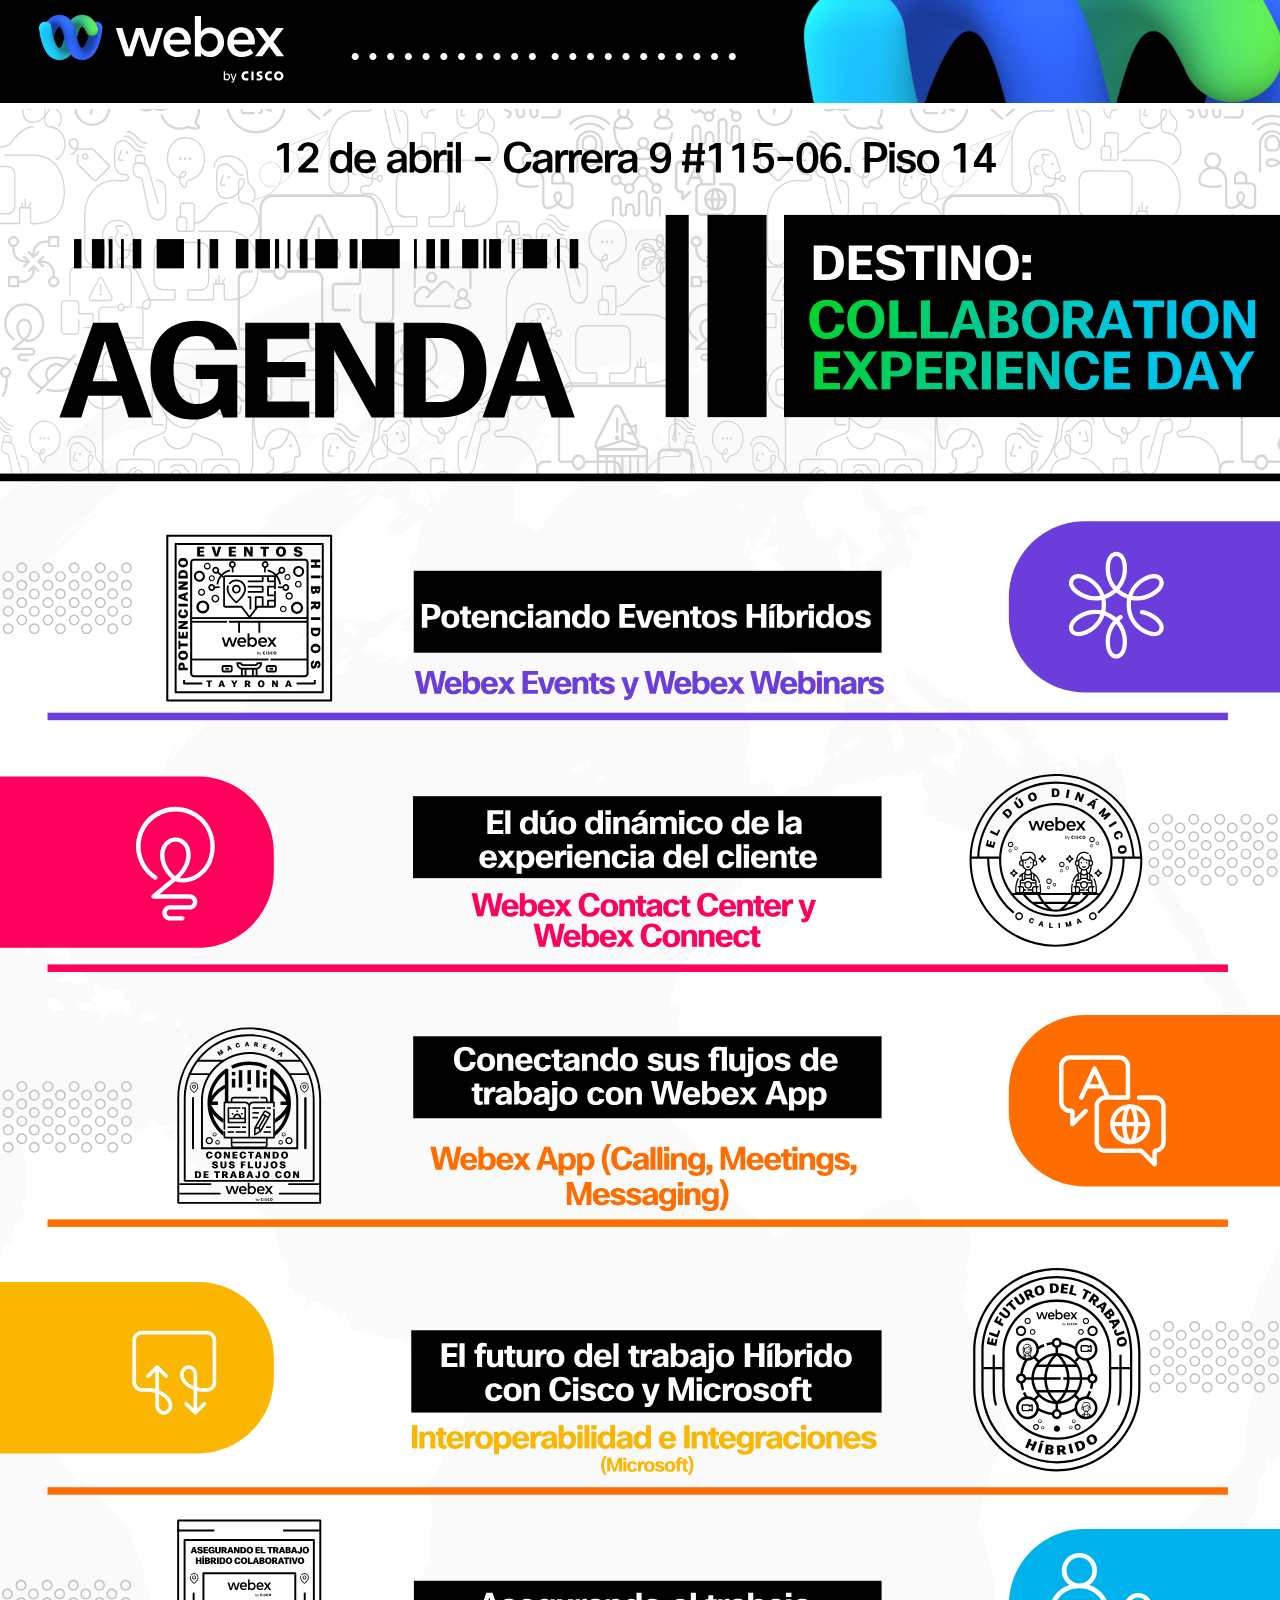
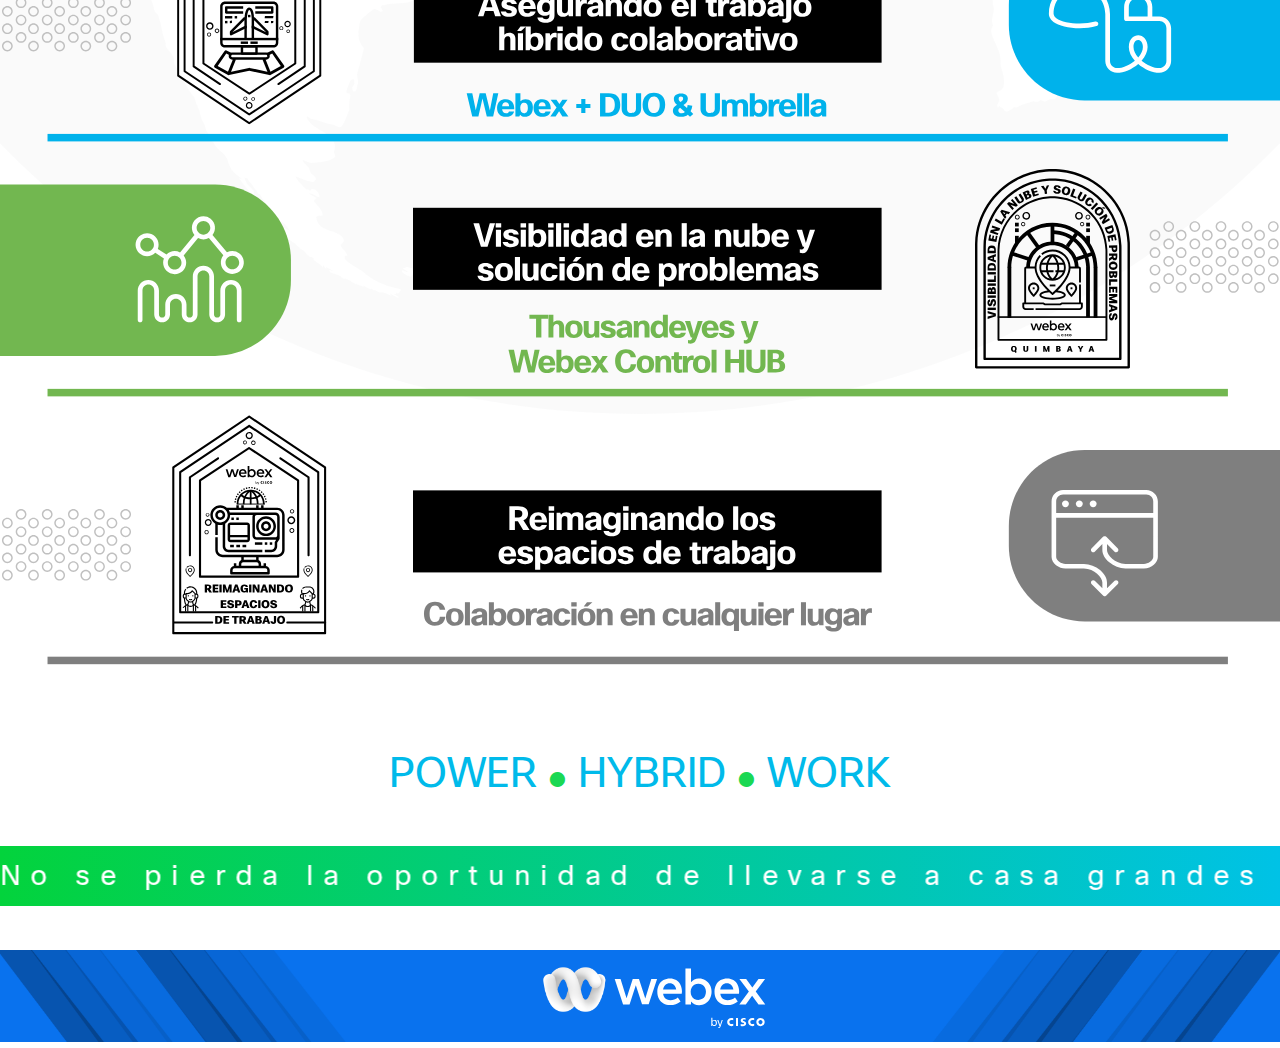
<file: HTML/Agenda.html>
<!doctype html>
<html lang="es-CO">
   <head>
      <meta charset="utf-8">
      <meta name="viewport" content="width=device-width,initial-scale=1.0">
      <title>Cisco Experience Day 2023</title>
      <link rel="stylesheet" href="../css/StyleSheet.css">
      <link rel="icon" type="image/x-icon" href="../Images/Favicon.png">
   </head>
   <body>
      <div class="Header">
         <img class="BannerFullWidth" src="../Images/BannerInicial.svg" />
     
      </div>
      <img class="BannerFullWidth" src="../Images/AgendaNew.svg" />

      <br>
      <br><br>
      <br>
      <div class="FranjaTexto">POWER <span class="PuntoVerde">●</span> HYBRID <span class="PuntoVerde">●</span> WORK</div>
      <br>
     
      <br>
      <div class="Footer">
         <div class="marquee">
            <div class="track">
               <div class="content">No se pierda la oportunidad de llevarse a casa grandes premios ● No se pierda la oportunidad de llevarse a casa grandes premios ● No se pierda la oportunidad de llevarse a casa grandes premios ● No se pierda la oportunidad de llevarse a casa grandes premios ● No se pierda la oportunidad de llevarse a casa grandes premios ● No se pierda la oportunidad de llevarse a casa grandes premios ● </div>
            </div>
         </div>
      </div>
      <br>
      <br>



      <div class="Footer">
         <img class="BannerFullWidth" src="../Images/Footer.svg" />
      </div>
   </body>
</html>
</file>
<file: css/StyleSheet.css>
@font-face {
  font-family: CiscoSansTTHeavy;
  src: url(../Fonts/CiscoSansTTHeavy.woff);
}
@font-face {
  font-family: CiscoSansTTRegular;
  src: url(../Fonts/CiscoSansTTRegular.woff);
}
*{
  margin: 0;
  padding: 0;
  list-style: none;
  text-decoration: none;
  border: none;
  outline: none;
  font-family: CiscoSansTTRegular;
  box-sizing: border-box;
}
body{
  --color-blanco: #fff;
  --color-negro: #000;
  --color-gris: #AAAAAA;
  --padding-general: 4%;
  --fuente-parrafos: 18px;
  background-color: var(--color-blanco);
  color: var(--color-negro);
}
@media (max-width: 720px) {
  body{
      --padding-general: 6%;
 }
}
h1{
  font-size: clamp(16px, 2.2vw, 42px);
  letter-spacing: 0.5vw;
  text-align:left;
  font-family: CiscoSansTTHeavy;
}
h3{
  font-size: clamp(16px, 2.2vw, 42px);
  line-height: 1.2em;
}
h4{
  font-size: clamp(16px, 2vw, 36px);
  line-height: 1.2em;
}
.BannerFullWidth img{
  width:100%;
}
.SeccionVideo{
  pointer-events: none;
  background: rgb(255,255,255);
  background: linear-gradient(0deg, rgba(255,255,255,1) 0%, rgba(255,255,255,1) 25%, rgba(9,114,238,1) 25%, rgba(9,114,238,1) 75%, rgba(255,255,255,1) 75%, rgba(255,255,255,1) 100%);
}
.SeccionVideo iframe {
  width: 80vw;
  height: 45vw;
  display: block;
  margin: 0 auto;
  filter: drop-shadow(-20px 20px 40px #555);
}
.FranjaTiempo{
  width:100%;
  display: flex;
}
.BordesFranjaTiempo{
  min-width:5%;
  float: left;
  display: block;
  background: rgb(255,255,255);
  background: linear-gradient(0deg, rgba(3,211,60,1) 0%, rgba(0,194,230,1) 100%);
}
@media (max-width: 720px) {
  .BordesFranjaTiempo{
      min-width:0%;
      display:none;
 }
}
.TituloTiempo{
  float:left;
  width: 30%;
  text-align: center;
  color: #00BAEA;
  font-size: 1.5vw;
  letter-spacing: 0.4vw;
  padding-top: 2vw;
}
@media (max-width: 720px) {
  .TituloTiempo{
      width: 50%;
      font-size: 3vw;
 }
}
.Timer{
  float:left;
  width: 30%;
  background: rgb(255,255,255);
  background: linear-gradient(180deg, rgba(3,211,60,1) 0%, rgba(0,194,230,1) 50%, rgba(255,255,255,1) 50%, rgba(255,255,255,1) 100%);
}
@media (max-width: 720px) {
  .Timer{
      width: 50%;
 }
}
.ContainerTimer{
  margin:0 auto;
  text-align: center;
  width:100%;
}
.ImagenTiempo{
  float:left;
  width: 30%;
  background-image: url("../Images/ImageTimer.svg");
  background-position: center center;
  background-repeat: no-repeat;
}
@media (max-width: 720px) {
  .ImagenTiempo{
      width: 0%;
 }
}
.Content{
  clear: both;
  width:100%;
  position: relative;
  margin:0 auto;
  display: flex;
  align-items: center;
  background-image: url("../Images/BackgroundRegister.svg");
  background-position: right center;
  background-repeat: no-repeat;
  background-size: contain;
}
@media (max-width: 720px) {
  .Content{
      display:block;
 }
}
.ContentMaxWidth{
  max-width:1550px;
}
.LeftContent{
  width:50%;
  padding:var(--padding-general);
  float:left;
}
@media (max-width: 720px) {
  .LeftContent{
      width:100%;
      padding-top: 30px;
     ;
 }
}
.VerAgendaButton{
  margin: 0 auto;
  display: block;
  width: fit-content;
  color: var(--color-blanco);
  background: rgb(3,211,60);
  background: linear-gradient(90deg, rgba(3,211,60,1) 0%, rgba(0,194,230,1) 100%);
  border-radius: 100px;
  padding:20px 25px 17px 29px;
  letter-spacing: 4px;
  font-size: 18px;
  text-align: center;
  font-family: CiscoSansTTHeavy;
}
.RightContent{
  width:50%;
  padding:var(--padding-general);
  float:left;
  padding-bottom:0 ;
}
@media (max-width: 720px) {
  .RightContent{
      padding-top:20px;
      padding-bottom:30px;
      width:100%;
 }
}
/* Configuracion Forma Contacto */
input, select{
  width:100%;
  background-color: var(--color-blanco);
  border: 2px solid var(--color-gris);
  margin-bottom:25px;
  color: var(--color-negro);
  padding:10px;
  font-size: var(--fuente-parrafos);
}
@media (max-width: 720px) {
  input, select{
      font-size: 4vw;
      margin-bottom:15px;
 }
}
#hidden_div {
  display: none;
}
::placeholder {
 /* Chrome, Firefox, Opera, Safari 10.1+ */
  color: var(--color-gris);
  opacity: 1;
 /* Firefox */
}
:-ms-input-placeholder {
 /* Internet Explorer 10-11 */
  color: var(--color-gris);
}
::-ms-input-placeholder {
 /* Microsoft Edge */
  color: var(--color-gris);
}
select#Invitado {
  color: var(--color-gris);
 ;
}
.AceptarTerminos{
  height: 1em;
  width: 1em;
  float:left;
  vertical-align: middle;
  width:8%;
}
.TextoTerminos{
  float: left;
  font-size: 14px;
  color: var(--color-gris);
  width:92%;
  text-align: justify;
  padding-bottom:10px;
}
.SendButton{
  color: var(--color-blanco);
  background: rgb(3,211,60);
  background: linear-gradient(90deg, rgba(3,211,60,1) 0%, rgba(0,194,230,1) 100%);
  border-radius: 100px;
  padding:15px 20px 12px 24px;
  letter-spacing: 4px;
  font-size: 14px;
  text-align: center;
  font-family: CiscoSansTTHeavy;
  cursor: pointer;
}

.OkForm{
  width:100vw;
  height:100vh;
  position:fixed;
  top:0;
  left:0;
  background-color: rgba(0,0,0,.6);
  z-index:998;
}
.OkFormContent{

align-items: center;
position: fixed;
top: 50%;
left: 50%;
transform: translate(-50%, -50%);
background-color: white;
width:50vh;
text-align:center;
border: 5px solid #00BAEA;
border-radius: 30px;
padding:40px;
z-index: 999;

}


.CerrarPopupButton{
  margin: 0 auto;
  display: block;
  width: fit-content;
  color: var(--color-blanco);
  background: rgb(3,211,60);
  background: linear-gradient(90deg, rgba(3,211,60,1) 0%, rgba(0,194,230,1) 100%);
  border-radius: 100px;
  padding:16px 21px 13px 25px;
  letter-spacing: 4px;
  font-size: 16px;
  text-align: center;
  font-family: CiscoSansTTHeavy;
  cursor: pointer;
}

.FranjaTexto{
  color: #00BAEA;
  font-size: 3.2vw;
  text-align: center;
  width:100%;
}
.PuntoVerde{
  color:#1BD853;
  font-size: 2.2vw;
}
.marquee {
  color: var(--color-blanco);
  font-size: clamp(20px, 2.2vw, 30px);
  letter-spacing: 0.8vw;
  position: relative;
  width: 100vw;
  max-width: 100%;
  height: 6vw;
  max-height:60px;
  min-height:36px;
  display: flex;
  align-items: center;
  overflow-x: hidden;
  background: rgb(3,211,60);
  background: linear-gradient(90deg, rgba(3,211,60,1) 0%, rgba(0,194,230,1) 100%);
}
.track {
  position: absolute;
  white-space: nowrap;
  will-change: transform;
  animation: marquee 32s linear infinite;
}
@keyframes marquee {
  from {
      transform: translateX(0);
 }
  to {
      transform: translateX(-50%);
 }
}
/* Cuenta Regresiva */
.countDown__cont{
  font-family:Lato,Arial,Gadget,sans-serif;
  font-size:0.5vw;
  display:flex;
  color:rgb(255, 255, 255);
  justify-content: center;
  padding-top:10px;
}
@media (max-width: 720px) {
  .countDown__cont{
      font-size:0.9vw;
 }
}
.countDown__interval_cont{
  display:flex;
  justify-content:space-around;
  width:auto 
}
.countDown__interval_cont:nth-child(n+1):not(:last-child){
  margin-right:1em 
}
.countDown__interval_basic_cont{
  display:flex;
  flex-direction:column 
}
.countDown__interval_basic_cont_description{
  display:flex;
  margin-top:.3em;
  font-size:1.2em;
  font-weight:700;
  text-align: center;
  margin:0 auto;
  padding-right: 8px;
  color:rgb(43, 43, 43);
  font-size: 1.1vw;
}
@media (max-width: 720px) {
  .countDown__interval_basic_cont_description{
      font-size:2vw;
 }
}
.countDown__digit_cont{
  perspective:1.6em * 2;
  box-shadow:.1em .1em .1em rgba(0,0,0,.2);
  width:1em;
  height:1.6em;
  position:relative;
  line-height:1.6em;
  font-size:5em;
  font-weight:700;
  border-radius:.08em 
}
.countDown__digit_cont:nth-child(n+1):not(:last-child){
  margin-right:.05em 
}
.countDown__digit_last_placeholder,.countDown__digit_new_placeholder{
  position:absolute;
  left:0;
  width:100%;
  height:50%;
  text-align:center;
  overflow:hidden 
}
.countDown__digit_last_placeholder{
  bottom:0;
  background:rgb(29, 29, 29);
  border-radius:0 0 .08em .08em 
}
.countDown__digit_last_placeholder_inner{
  width:100%;
  height:100%;
  display:flex;
  justify-content:center;
  align-items:center;
  bottom:50%;
  position:absolute 
}
.countDown__digit_new_placeholder{
  top:0;
  background:#313131;
  border-radius:.08em .08em 0 0 
}
.countDown__digit_last_rotate,.countDown__digit_new_rotate{
  display:flex;
  justify-content:center;
  width:100%;
  height:50%;
  font-weight:700;
  position:absolute;
  top:0;
  overflow:hidden;
  animation-duration:.4s;
  animation-timing-function:linear;
  border-radius:.08em .08em 0 0;
  animation-fill-mode:forwards;
  transform-origin:100% 100% 
}
.countDown__digit_last_rotate:after,.countDown__digit_new_rotate:after{
  content:"";
  position:absolute;
  z-index:-1;
  left:0;
  bottom:0;
  width:100%;
  height:100%;
  border-bottom:.01em solid rgba(0,0,0,.1) 
}
.countDown__digit_last_rotate{
  animation-name:countDown_flip_1;
  background:#303030;
}
.countDown__digit_new_rotate{
  animation-name:countDown_flip_2;
  background:#303030;
}
.countDown__digit_new_rotated{
  transform:rotateX(180deg);
  width:100%;
  height:100% 
}
.countDown__digit_new_rotated_inner{
  width:100%;
  height:100%;
  display:flex;
  justify-content:center;
  align-items:center;
  bottom:50%;
  position:absolute 
}
@keyframes countDown_flip_1{
  0%{
      transform:rotateX(0);
      z-index:1 
 }
  100%{
      transform:rotateX(-180deg);
      z-index:0 
 }
}
@keyframes countDown_flip_2{
  0%{
      transform:rotateX(0);
      z-index:0 
 }
  100%{
      transform:rotateX(-180deg);
      z-index:1 
 }
}
</file>
